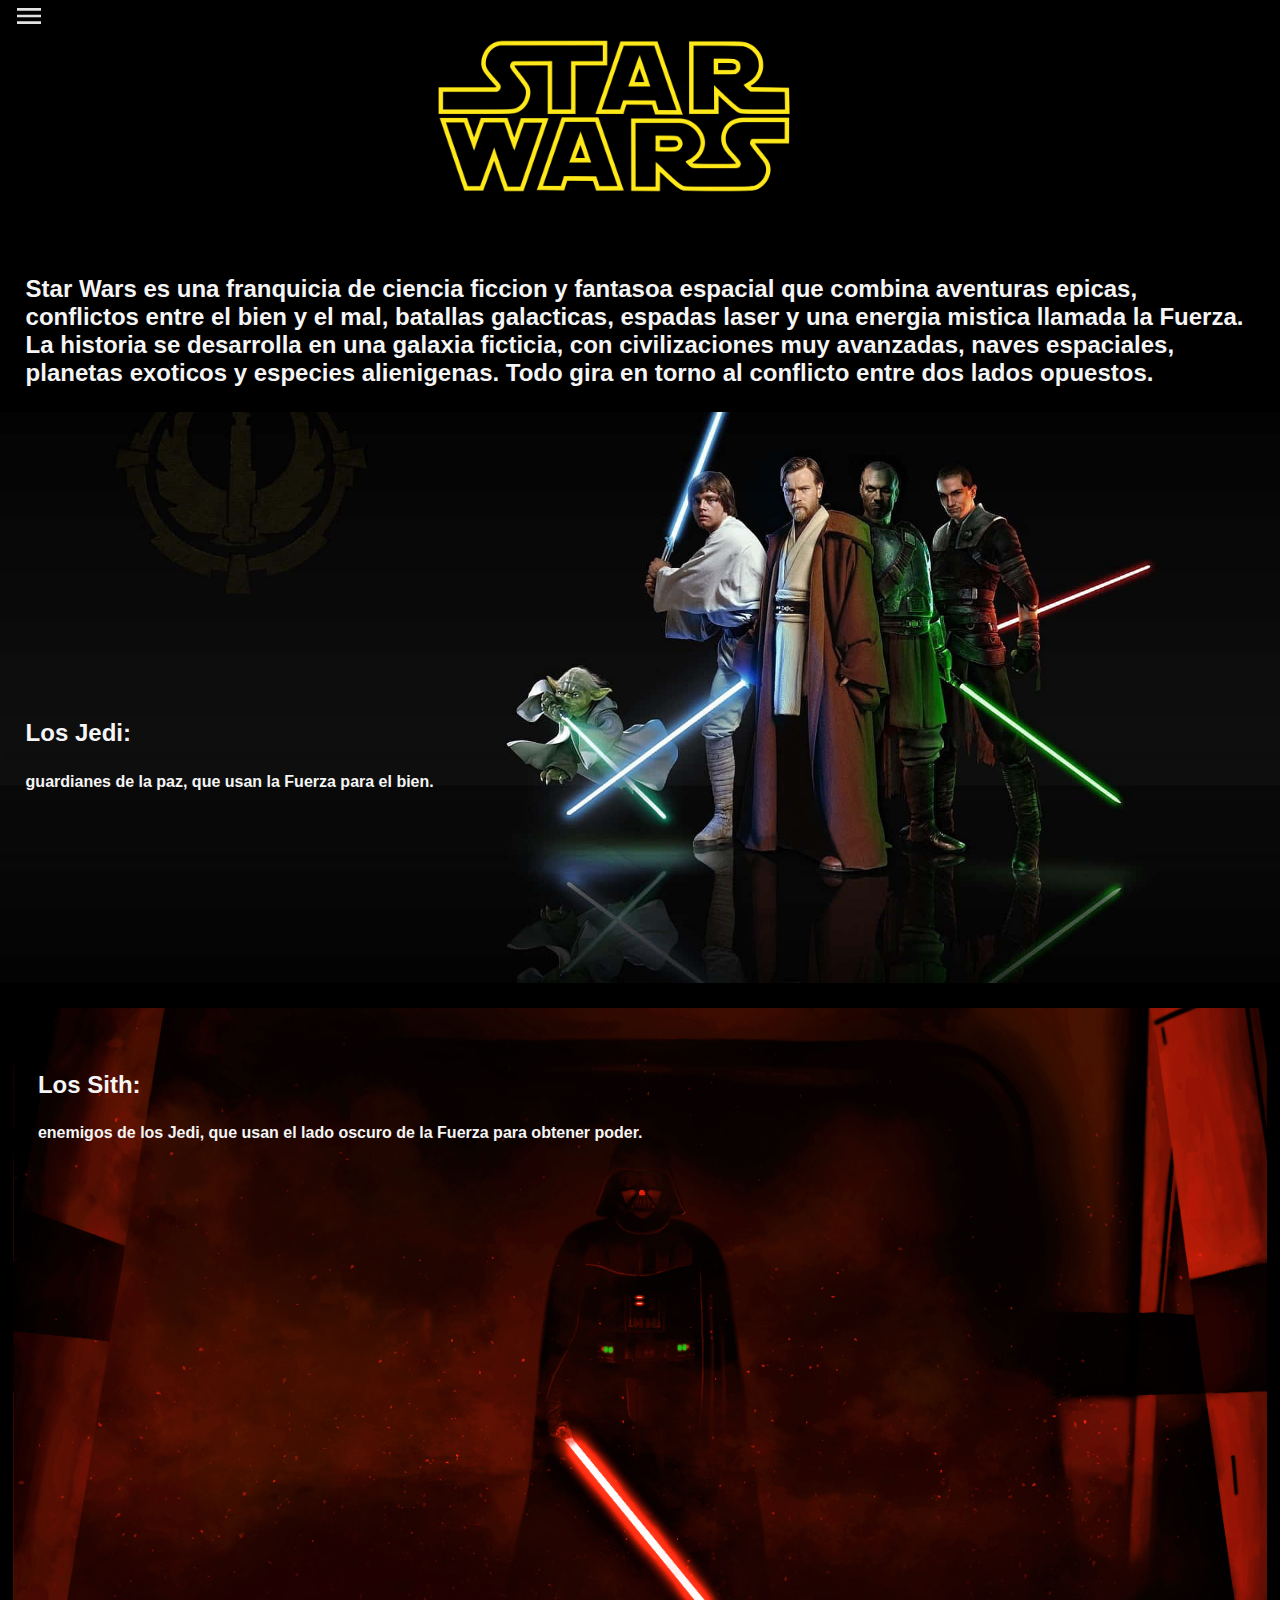
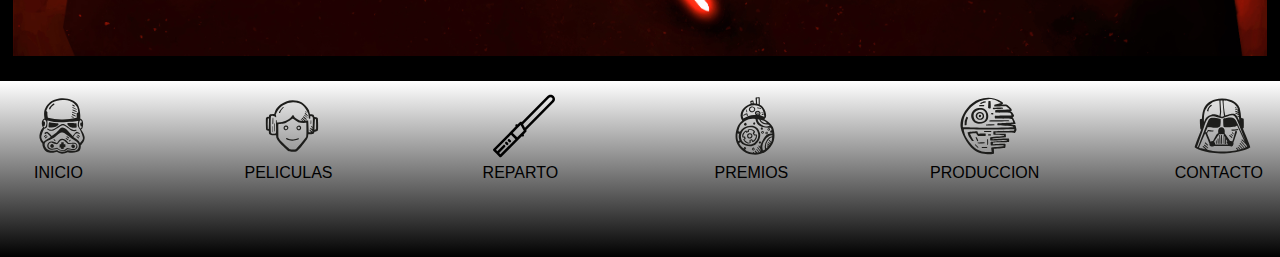
<file: index.html>
<!DOCTYPE html>
<html lang="en">
<head>
    <meta charset="UTF-8">
    <meta name="viewport" content="width=device-width, initial-scale=1.0">
    <link rel="stylesheet" href="../index/index.css">
    <title>STAR WARS</title>
    <link href="https://fonts.cdnfonts.com/css/star-wars" rel="stylesheet">
<link rel= "icon" type="" sizes="50x50" href="./imagenes/star-wars-logo-svgrepo-com.svg">

</head>

<body>
  
<nav>
    
    
<div id="panel">
       <a class = "hm"href="../peliculas/peliculas.html">Peliculas</a> 
<a class="hm" href="../premios/premios.html">Premios</a>
        <a class="hm" href="../produccion/produccion.html">Produccion</a> 

   <a class="hm" href="../reparto/reparto.html">Reparto</a>

   <a class="hm"href="../contacto/contacto.html">Contaco</a>

</div>

 <a href="#panel" id="abrir">
 <svg xmlns="http://www.w3.org/2000/svg" height="32px" viewBox="0 -960 960 960" width="32px" fill="#e3e3e3">
                <path d="M120-240v-80h720v80H120Zm0-200v-80h720v80H120Zm0-200v-80h720v80H120Z"></path>
            </svg>
            </a>
             <a href="#" id="cerrar">  <svg xmlns="http://www.w3.org/2000/svg" height="32px" viewBox="0 -960 960 960" width="32px" fill="#e3e3e3">
            <path d="m256-200-56-56 224-224-224-224 56-56 224 224 224-224 56 56-224 224 224 224-56 56-224-224-224 224Z"></path>
        </svg>
         
    </a>
</nav>
     <div class="princ">
   <img src="./imagenes/StarWarsLogo.png" alt="">
   
</div>
   
 
  <h1 id="entrada">
        Star Wars es una franquicia de ciencia ficcion y fantasoa espacial que combina aventuras epicas, conflictos entre el bien y el mal, batallas galacticas, espadas laser y una energia mistica llamada la Fuerza.
        La historia se desarrolla en una galaxia ficticia, con civilizaciones muy avanzadas, naves espaciales, planetas exoticos y especies alienigenas. Todo gira en torno al conflicto entre dos lados opuestos.
        
    </h1>
<main>
 <div class= "jedi">
      
      <h2>
    Los Jedi:</h2> 
    <h3>guardianes de la paz, que usan la Fuerza para el bien.</h3>

</h3>
</div>
<div class="sith">
    
  <h2 id="sth">
Los Sith:</h2>
<h3> enemigos de los Jedi, que usan el lado oscuro de la Fuerza para obtener poder.<h3>
 
    <iframe class="video" width="560" height="315" src="https://www.youtube.com/embed/3nwuNgbOo3E?si=fDCiJx00Wz4JCGOW" title="YouTube video player" frameborder="0" allow="accelerometer; autoplay; clipboard-write; encrypted-media; gyroscope; picture-in-picture; web-share" referrerpolicy="strict-origin-when-cross-origin" allowfullscreen></iframe>


</div>
 
</main>  
<footer>
    <div class="logos">
<a id="ft" href="./index.html">
    <img src="./imagenes/stormtrooper-svgrepo-com.svg" alt="">INICIO </a>
<a id="ft" href="./peliculas/peliculas.html">
    <img src="./imagenes/princess-leia-svgrepo-com.svg" alt=""> PELICULAS</a>
<a id="ft" href="./reparto/reparto.html">
    <img src="./imagenes/luke-skywalker-lightsaber-svgrepo-com.svg" alt=""> REPARTO</a>
<a id="ft" href="./premios/premios.html">
    <img src="./imagenes/bb-8-svgrepo-com.svg" alt=""> PREMIOS</a>
<a id="ft" href="./produccion/produccion.html">
    <img src="./imagenes/death-star-svgrepo-com.svg" alt=""> PRODUCCION</a>
<a id="ft" href="./contacto/contacto.html">
    <img src="./imagenes/darth-vader-svgrepo-com.svg" alt=""> CONTACTO
</a>
    </div>
</footer>
    

</body>
</html>
</file>
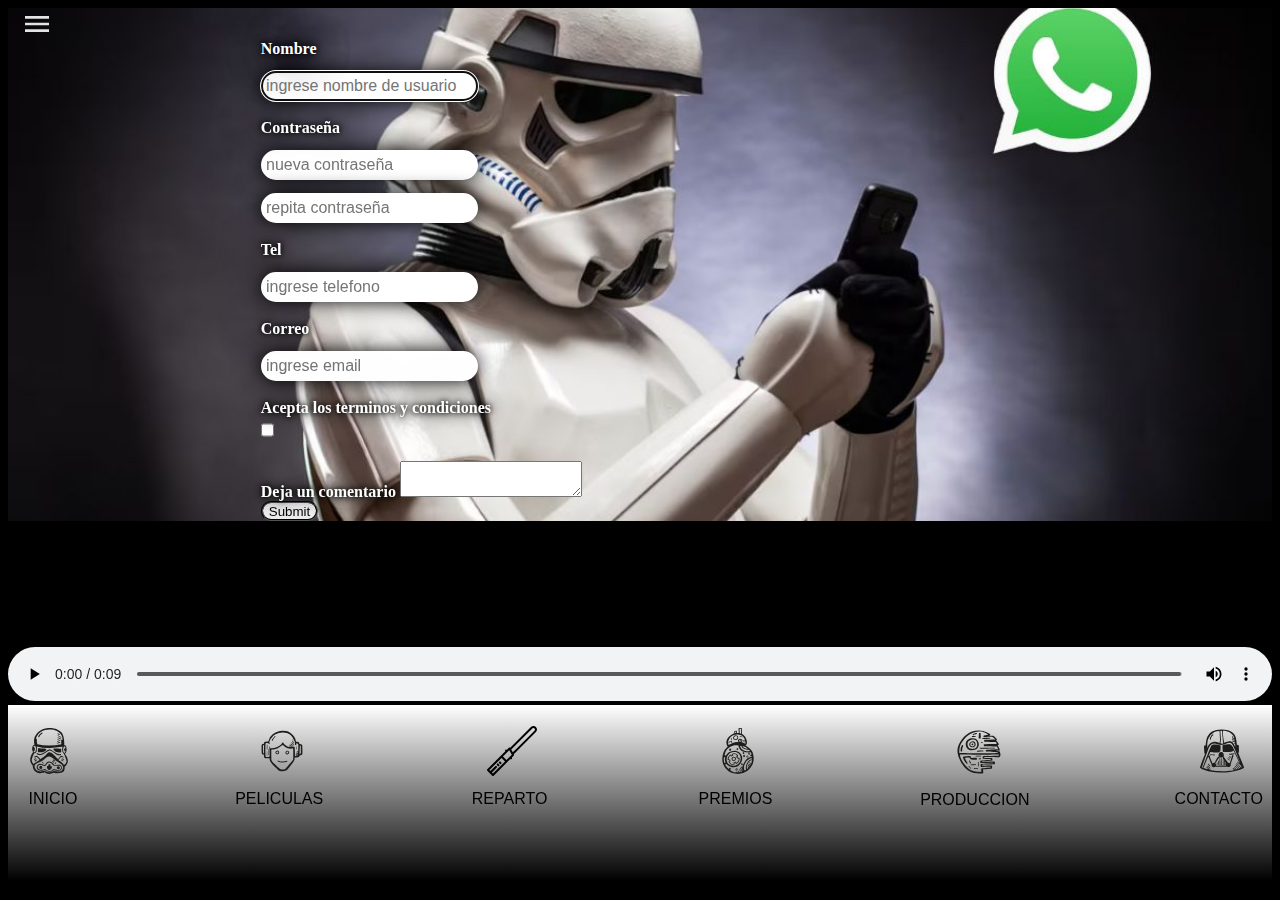
<file: contacto/contacto.html>
<!DOCTYPE html>
<html lang="en">
<head>
    <meta charset="UTF-8">
    <meta name="viewport" content="width=, initial-scale=1.0">
    <title>CONTACTO</title>
    <link rel="stylesheet" href="../contacto/contacto.css">
    <link href="https://fonts.cdnfonts.com/css/star-wars" rel="stylesheet">
   <link rel="icon" href="../imagenes/star-wars-logo-svgrepo-com.svg">
    <link href="https://fonts.cdnfonts.com/css/khnum" rel="stylesheet">
</head>

<body>
    
<nav>
<div id="panel">
    <a class="hm" href="../index.html">inicio</a>
      <a class="hm" href="../peliculas/peliculas.html">Peliculas</a>

        <a class="hm" href="../produccion/produccion.html">Produccion</a> 

   <a class="hm" href="../reparto/reparto.html">Reparto</a>

   <a class="hm"href="../contacto/contacto.html">Contaco</a>

</div>

 <a href="#panel" id="abrir">
 <svg xmlns="http://www.w3.org/2000/svg" height="32px" viewBox="0 -960 960 960" width="32px" fill="#e3e3e3">
                <path d="M120-240v-80h720v80H120Zm0-200v-80h720v80H120Zm0-200v-80h720v80H120Z"></path>
            </svg>
            </a>
             <a href="#" id="cerrar">  <svg xmlns="http://www.w3.org/2000/svg" height="32px" viewBox="0 -960 960 960" width="32px" fill="#e3e3e3">
            <path d="m256-200-56-56 224-224-224-224 56-56 224 224 224-224 56 56-224 224 224 224-56 56-224-224-224 224Z"></path>
        </svg>
         
    </a>
</nav>


    <div class="formu2">
<form action="./formulario.html">
    <label for="nombre">Nombre</label>
    <input type="text" name="user" autofocus required id="nombre" placeholder="ingrese nombre de usuario">
<br>
     <label for="contra">Contraseña</label>
    <input type="password" name="contraseña" required id="contra" placeholder="nueva contraseña">
    <input type="password" name="repetircontra" required id="contra" placeholder="repita contraseña">
<br>
     <label for="telefono">Tel</label>
   <input type="tel" name="tel" id="telefono" required  placeholder="ingrese telefono"><br>
   <label for="correo">Correo</label>
   <input type="email" name="mail" id="correo" required placeholder="ingrese email"><br>
   <label for="termnios">Acepta los terminos y condiciones</label>
   <input type="checkbox" name="" id="terminos">
<br>
   <label id="ms" for="msj">Deja un comentario</label>
    <textarea name="mensaje" id="msj"></textarea>
    <br>
<input id="enviar" type="submit">


</form>
   </div>
<audio controls src="../contacto/ringtones-march-imperial.mp3">sss</audio>
    <footer>
    <div class="logos">
        <div class="fin">
<a id="ft" href="../index.html">
    <img src="../imagenes/stormtrooper-svgrepo-com.svg" alt=""> &nbsp;&nbsp INICIO </a></div>
<div class="fin">
    <a id="ft" href="../peliculas/peliculas.html">
    <img src="../imagenes/princess-leia-svgrepo-com.svg" alt=""> PELICULAS</a></div>
    <div class="fin">
<a id="ft" href="../reparto/reparto.html">
    <img src="../imagenes/luke-skywalker-lightsaber-svgrepo-com.svg" alt=""> REPARTO</a></div>
    <div class="fin" >
<a id="ft" href="../premios/premios.html">
    <img src="../imagenes/bb-8-svgrepo-com.svg" alt=""> PREMIOS</a></div>
    <div class="fin">
<a id="ft" href="../produccion/produccion.html">
    <img src="../imagenes/death-star-svgrepo-com.svg" alt=""> PRODUCCION</a></div>
    <div class="fin">
<a id="ft" href="../contacto/contacto.html">
    <img src="../imagenes/darth-vader-svgrepo-com.svg" alt=""> CONTACTO
</a>
</div>
    </div>
</footer>
</body>
</html>
</file>
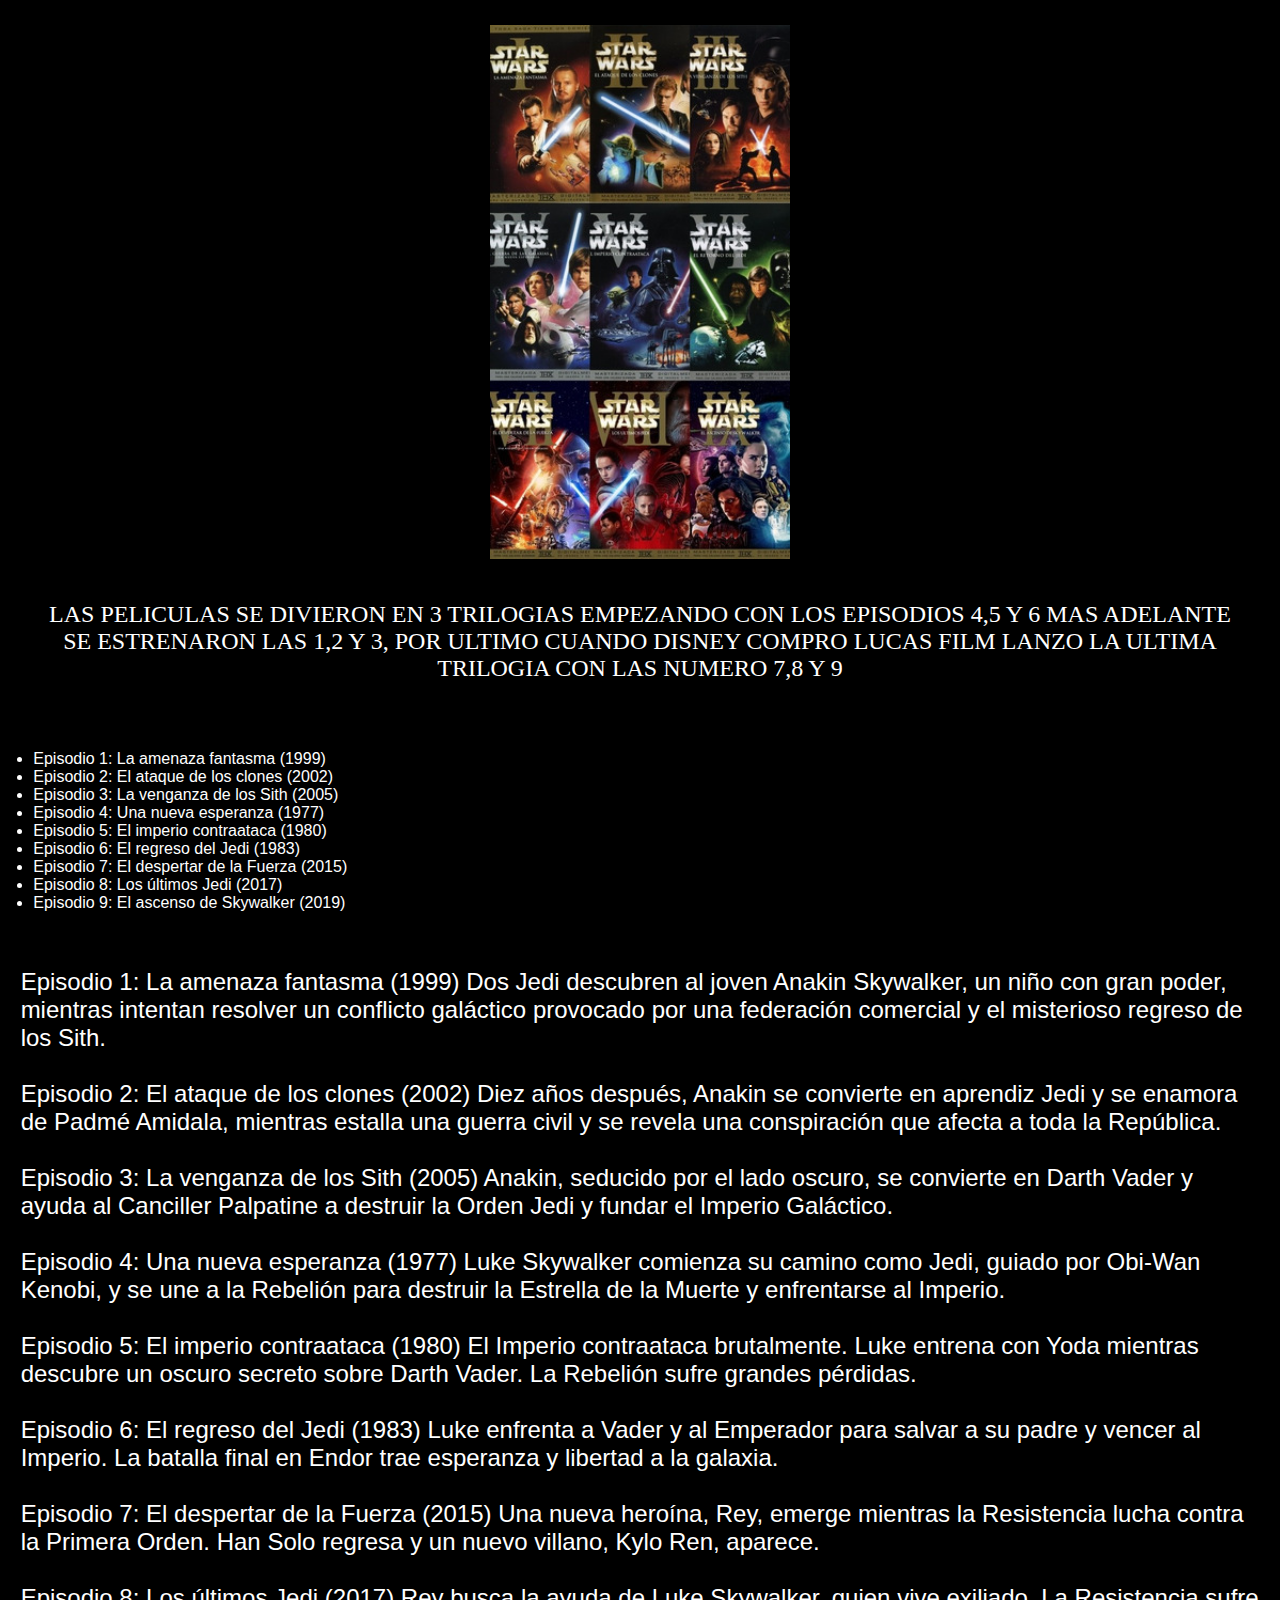
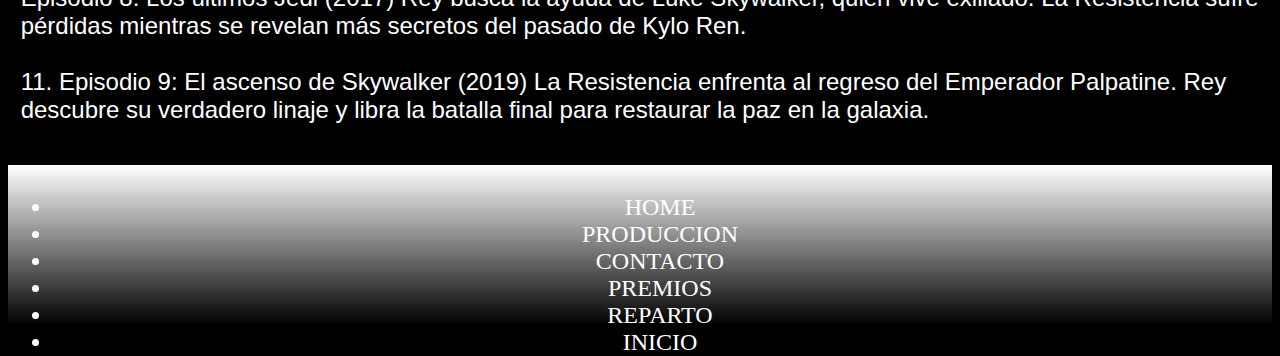
<file: peliculas/peliculas.html>
<!DOCTYPE html>
<html lang="en">
<head>
    <meta charset="UTF-8">
    <meta name="viewport" content="width=device-width, initial-scale=1.0">
    <title>PELICULAS</title>
    <link href="https://fonts.cdnfonts.com/css/star-wars" rel="stylesheet">
    <link rel="stylesheet" href="../peliculas/peliculas.css">
    <link rel="icon" href="../imagenes/star-wars-logo-svgrepo-com.svg">
 
</head>
<header>
    <div class="logoc">
<img src="../imagenes/pelistar.jpg" alt="100" width="300"> </div>
    <div class="trilogia"> LAS PELICULAS SE DIVIERON EN 3 TRILOGIAS EMPEZANDO CON LOS EPISODIOS 4,5 Y 6 MAS ADELANTE SE ESTRENARON LAS 1,2 Y 3, POR ULTIMO CUANDO DISNEY COMPRO LUCAS FILM LANZO LA ULTIMA TRILOGIA CON LAS NUMERO 7,8 Y 9 </div>
    <br>
</header>
<body>
    <main>
    <ul class="peli">
<li>Episodio 1: La amenaza fantasma (1999)</li>
<li>Episodio 2: El ataque de los clones (2002)</li>
<li>Episodio 3: La venganza de los Sith (2005)</li>
<li>Episodio 4: Una nueva esperanza (1977)</li>
<li>Episodio 5: El imperio contraataca (1980)</li>
<li>Episodio 6: El regreso del Jedi (1983)</li>
<li>Episodio 7: El despertar de la Fuerza (2015)</li>
<li>Episodio 8: Los últimos Jedi (2017)</li>
<li>Episodio 9: El ascenso de Skywalker (2019)</li>
    </ul>
    </main>
<br>
<div class="episodio">
 Episodio 1: La amenaza fantasma (1999)
Dos Jedi descubren al joven Anakin Skywalker, un niño con gran poder, mientras intentan resolver un conflicto galáctico provocado por una federación comercial y el misterioso regreso de los Sith.
<br>
<br>
 Episodio 2: El ataque de los clones (2002)
Diez años después, Anakin se convierte en aprendiz Jedi y se enamora de Padmé Amidala, mientras estalla una guerra civil y se revela una conspiración que afecta a toda la República.
<br>
<br>
Episodio 3: La venganza de los Sith (2005)
Anakin, seducido por el lado oscuro, se convierte en Darth Vader y ayuda al Canciller Palpatine a destruir la Orden Jedi y fundar el Imperio Galáctico.
<br>
<br>
Episodio 4: Una nueva esperanza (1977)
Luke Skywalker comienza su camino como Jedi, guiado por Obi-Wan Kenobi, y se une a la Rebelión para destruir la Estrella de la Muerte y enfrentarse al Imperio.
<br>
<br>
Episodio 5: El imperio contraataca (1980)
El Imperio contraataca brutalmente. Luke entrena con Yoda mientras descubre un oscuro secreto sobre Darth Vader. La Rebelión sufre grandes pérdidas.
<br>
<br>
Episodio 6: El regreso del Jedi (1983)
Luke enfrenta a Vader y al Emperador para salvar a su padre y vencer al Imperio. La batalla final en Endor trae esperanza y libertad a la galaxia.
<br>
<br>
Episodio 7: El despertar de la Fuerza (2015)
Una nueva heroína, Rey, emerge mientras la Resistencia lucha contra la Primera Orden. Han Solo regresa y un nuevo villano, Kylo Ren, aparece.
<br>
<br>
Episodio 8: Los últimos Jedi (2017)
Rey busca la ayuda de Luke Skywalker, quien vive exiliado. La Resistencia sufre pérdidas mientras se revelan más secretos del pasado de Kylo Ren.
<br>
<br>
11. Episodio 9: El ascenso de Skywalker (2019)
La Resistencia enfrenta al regreso del Emperador Palpatine. Rey descubre su verdadero linaje y libra la batalla final para restaurar la paz en la galaxia.
<br>
<br>

</div>

<footer>
    <ul>
        <li> <a href="../index.html">HOME</a></li>
        <li><a href="../produccion/produccion.html">PRODUCCION</a></li>
        <li><a href="../contacto/contacto.html">CONTACTO</a></li>
        <li><a href="../premios/premios.html"> PREMIOS</a></li>
        <li><a href="../reparto/reparto.html">REPARTO</a></li>
        <li><a href="../peliculas/peliculas.html">INICIO<a></li>
    </ul>
</footer>


</body>
</html>
</file>
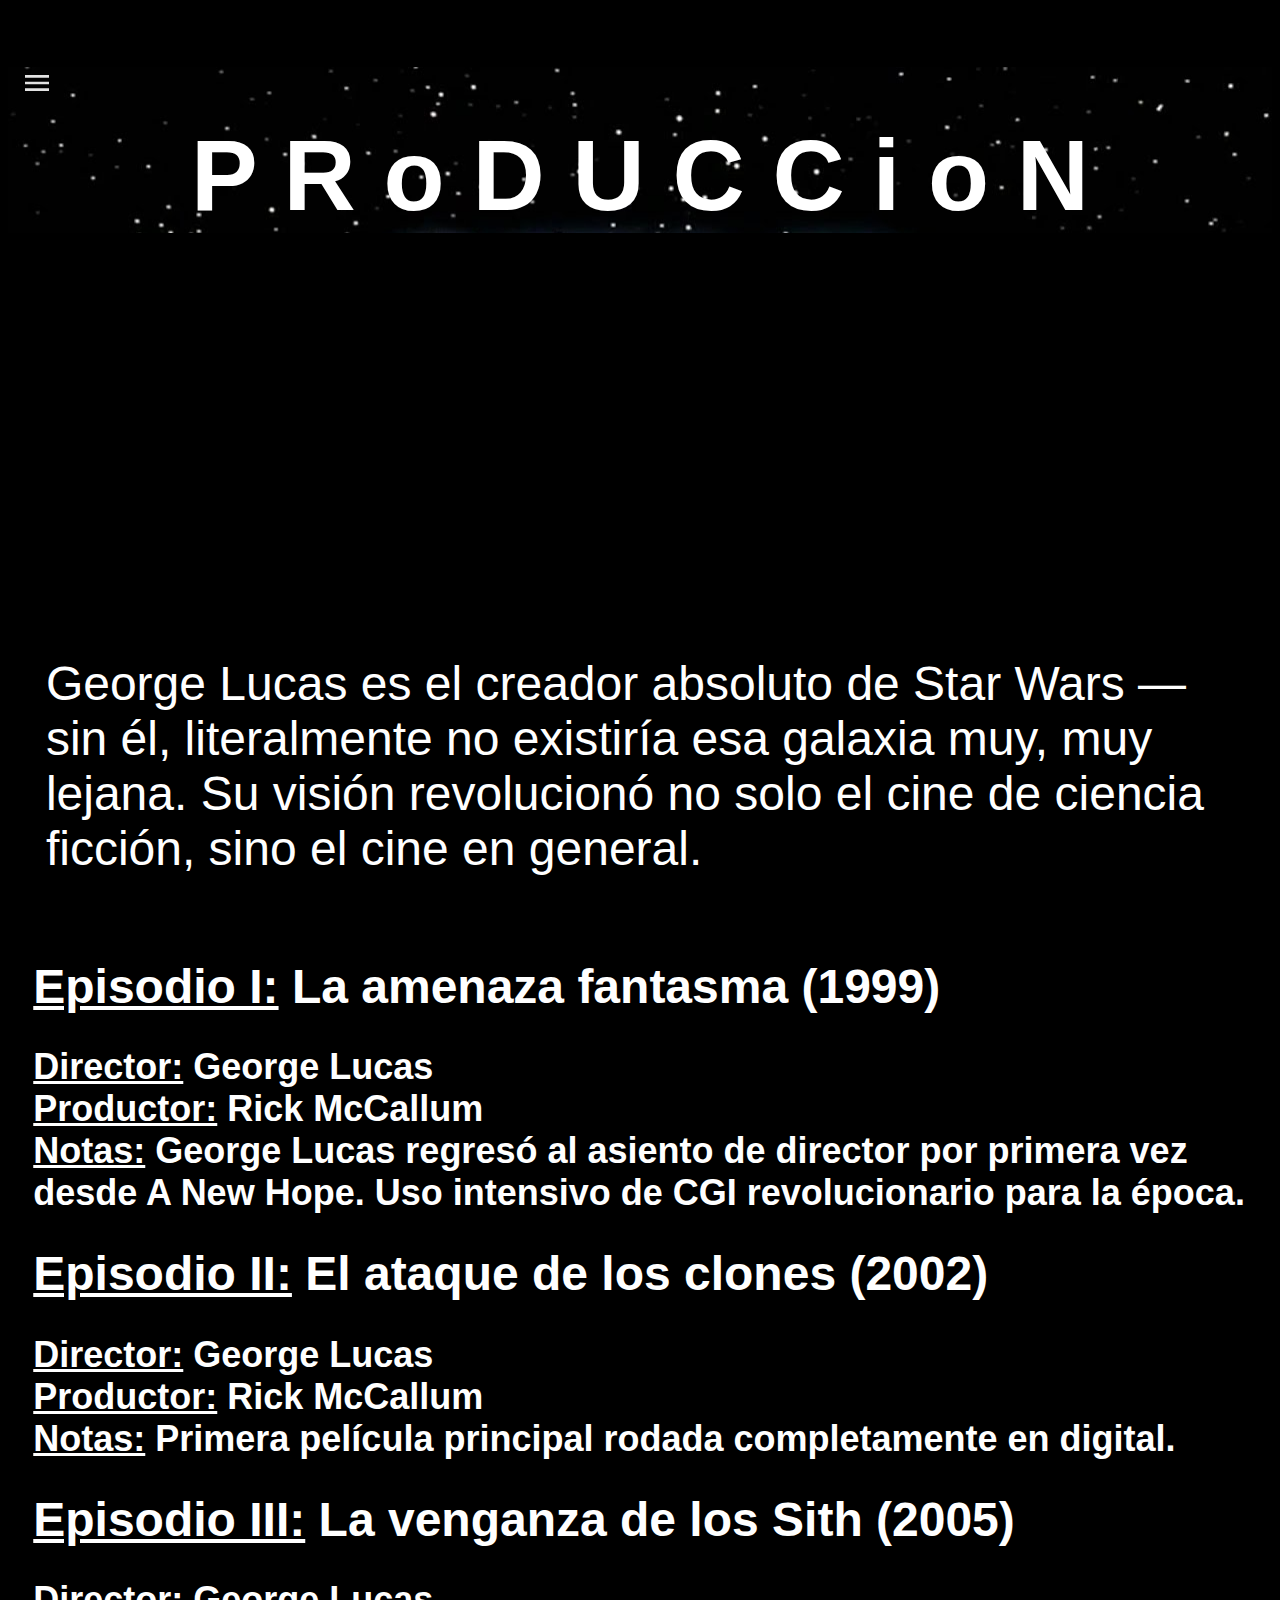
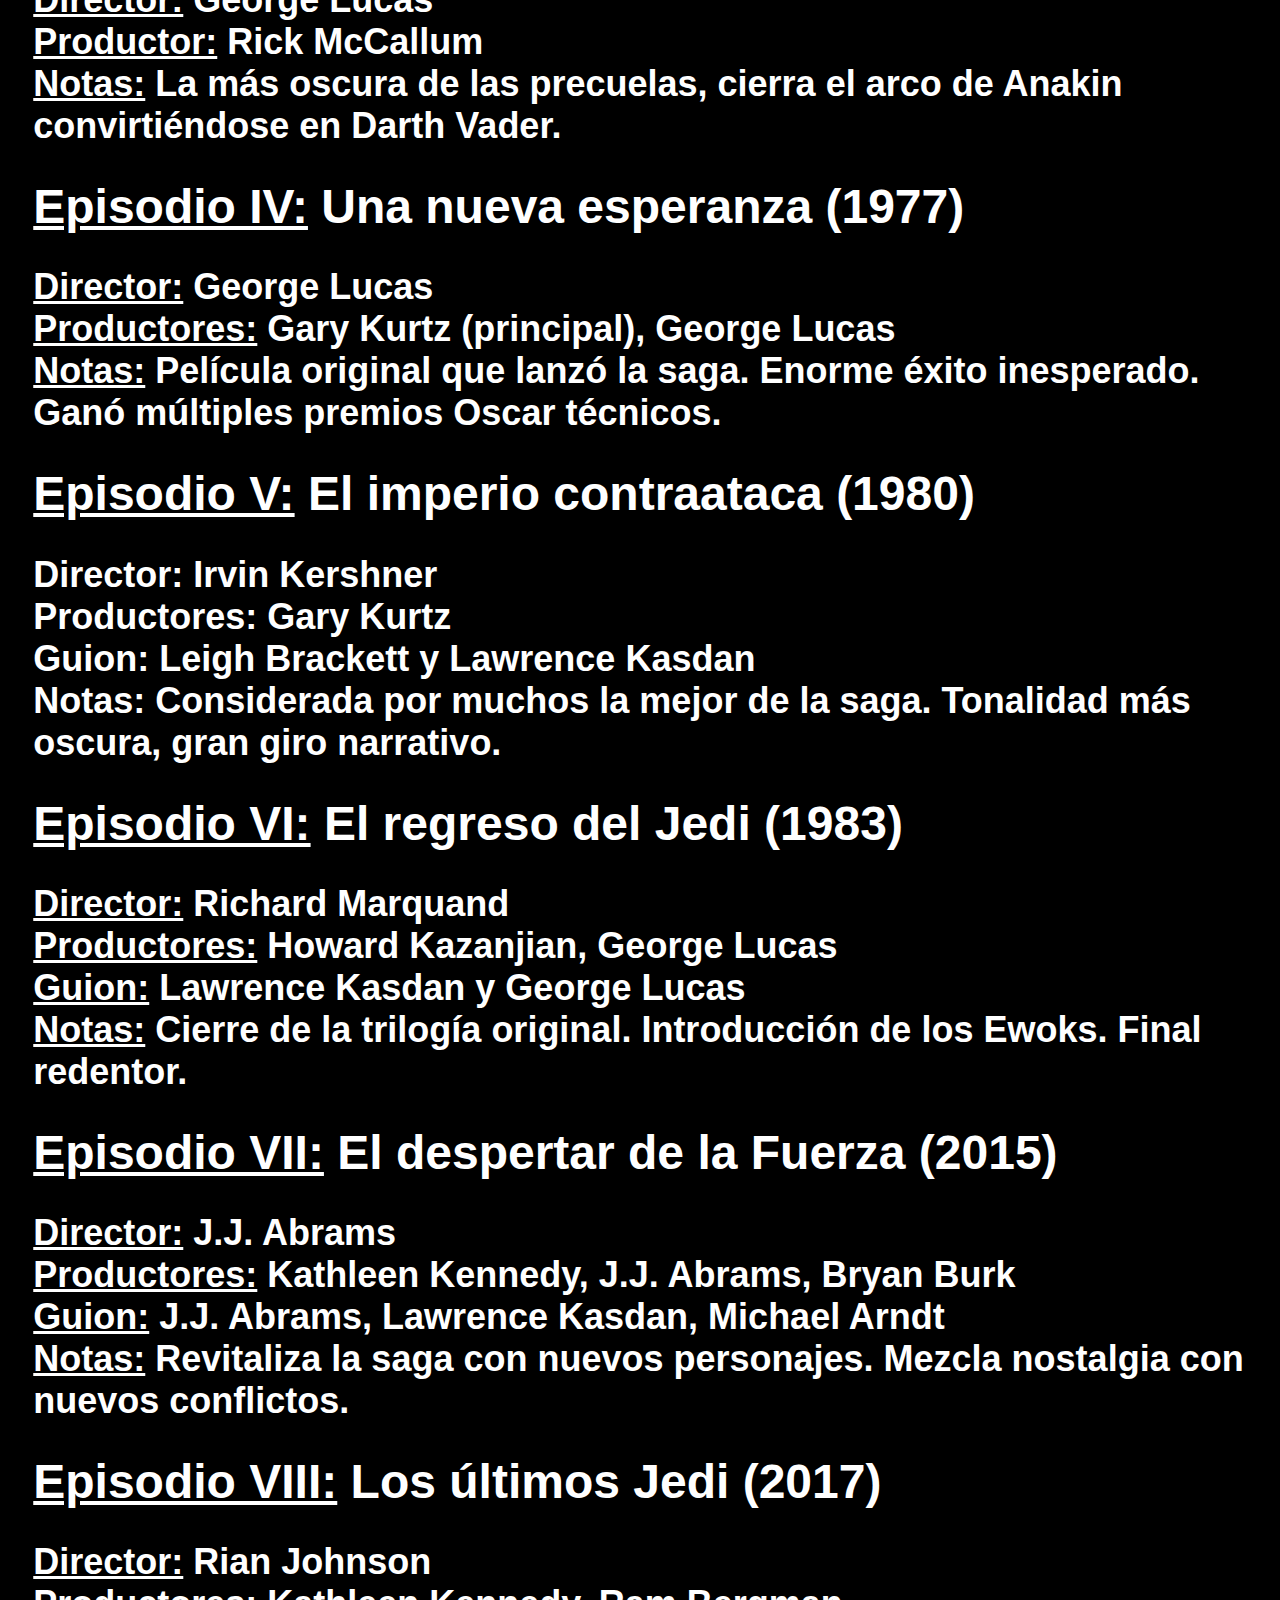
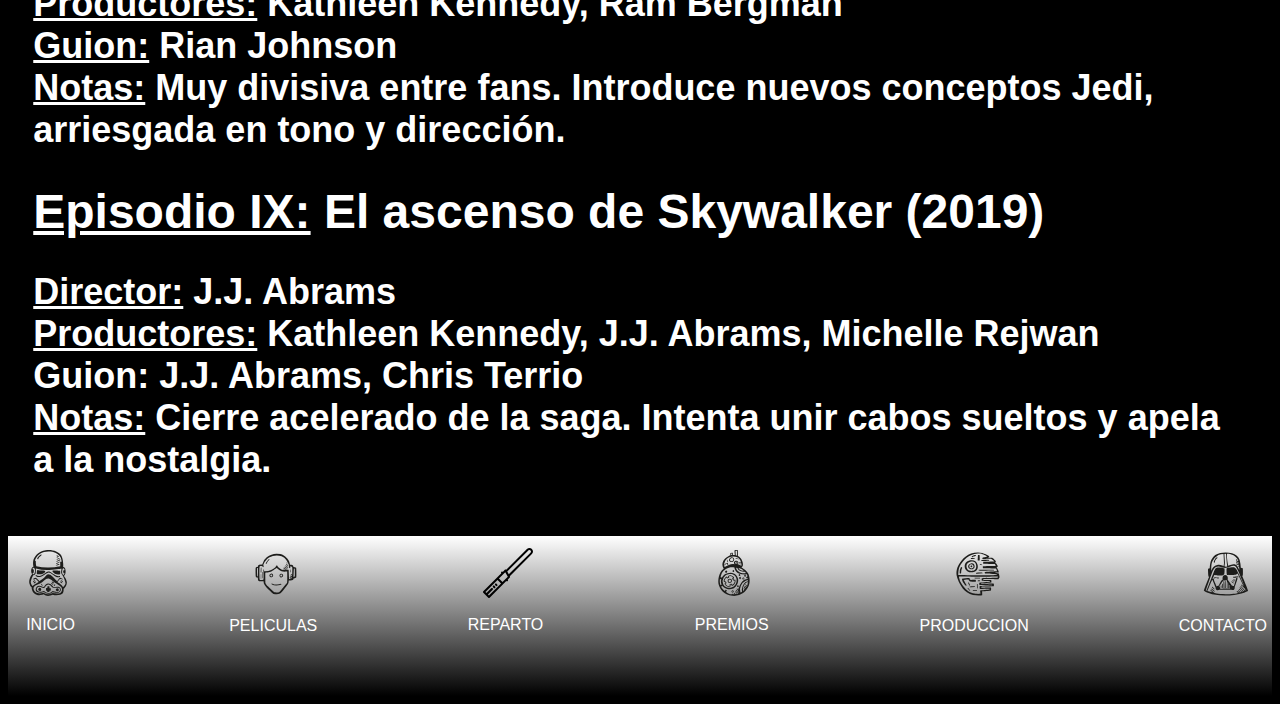
<file: produccion/produccion.html>
<!DOCTYPE html>
<html lang="en">
<head>
    <meta charset="UTF-8">
    <meta name="viewport" content="width=device-width, initial-scale=1.0">
    <title>PRODUCCION</title>
    <link rel="icon" href="../imagenes/star-wars-logo-svgrepo-com.svg">
<link href="https://fonts.cdnfonts.com/css/star-wars" rel="stylesheet">
    <link rel="stylesheet" href="../produccion/produccion.css">
    <link href="https://fonts.cdnfonts.com/css/khnum" rel="stylesheet">
</head>
<body>
    
<header>
<nav>
<div id="panel">
    <a class="hm" href="../index.html">inicio</a>
      <a class="hm" href="../peliculas/peliculas.html">Peliculas</a>

        <a class="hm" href="../premios/premios.html">Premios</a> 

   <a class="hm" href="../reparto/reparto.html">Reparto</a>

   <a class="hm"href="../contacto/contacto.html">Contaco</a>

</div>

 <a href="#panel" id="abrir">
 <svg xmlns="http://www.w3.org/2000/svg" height="32px" viewBox="0 -960 960 960" width="32px" fill="#e3e3e3">
                <path d="M120-240v-80h720v80H120Zm0-200v-80h720v80H120Zm0-200v-80h720v80H120Z"></path>
            </svg>
            </a>
             <a href="#" id="cerrar">  <svg xmlns="http://www.w3.org/2000/svg" height="32px" viewBox="0 -960 960 960" width="32px" fill="#e3e3e3">
            <path d="m256-200-56-56 224-224-224-224 56-56 224 224 224-224 56 56-224 224 224 224-56 56-224-224-224 224Z"></path>
        </svg>
         
    </a>
</nav>
</header>
<main>
    <div class="primera">

<h1 id="pro">P R o D U C C i o N</h1>

        </div>
        <iframe class="video" width="560" height="315" src="https://www.youtube.com/embed/HrFAOhAIp6g?si=z7XXtl4Ht7dTtP-o" title="YouTube video player" frameborder="0" allow="accelerometer; autoplay; clipboard-write; encrypted-media; gyroscope; picture-in-picture; web-share" referrerpolicy="strict-origin-when-cross-origin" allowfullscreen></iframe>
<article id="episodio"> George Lucas es el creador absoluto de Star Wars —sin él, literalmente no existiría esa galaxia muy, muy lejana. Su visión revolucionó no solo el cine de ciencia ficción, sino el cine en general.</article>

</main>
<section class="director">

 <h1><u>Episodio I:</u> La amenaza fantasma (1999)</h1>
<h2><u>Director:</u> George Lucas <br>
<u>Productor:</u> Rick McCallum
<br>
<u>Notas:</u> George Lucas regresó al asiento de director por primera vez desde A New Hope. Uso intensivo de CGI revolucionario para la época.</h2>
<h1><u>Episodio II:</u> El ataque de los clones (2002)</h1>
<h2><u>Director:</u> George Lucas
<br>
<u>Productor:</u> Rick McCallum
<br>
<u>Notas:</u> Primera película principal rodada completamente en digital.
</h2>
<h1><u>Episodio III:</u> La venganza de los Sith (2005)</h1>
<h2><u>Director:</u> George Lucas
<br>
<u>Productor:</u> Rick McCallum
<br>
<u>Notas:</u> La más oscura de las precuelas, cierra el arco de Anakin convirtiéndose en Darth Vader.
</h2>
<h1><u>Episodio IV:</u> Una nueva esperanza (1977)</h1>
<h2>
<u>Director:</u> George Lucas
<br>
<u>Productores:</u> Gary Kurtz (principal), George Lucas
<br>
<u>Notas:</u> Película original que lanzó la saga. Enorme éxito inesperado. Ganó múltiples premios Oscar técnicos.
</h2>
<h1>
<u>Episodio V:</u> El imperio contraataca (1980)</h1>
<h2>
Director: Irvin Kershner
<br>
Productores: Gary Kurtz
<br>
Guion: Leigh Brackett y Lawrence Kasdan
<br>
Notas: Considerada por muchos la mejor de la saga. Tonalidad más oscura, gran giro narrativo.
</h2>
<h1>
<u>Episodio VI:</u> El regreso del Jedi (1983)</h1>
<h2>
<u>Director:</u> Richard Marquand
<br>
<u>Productores:</u> Howard Kazanjian, George Lucas
<br>
<u>Guion:</u> Lawrence Kasdan y George Lucas
<br>
<u>Notas:</u> Cierre de la trilogía original. Introducción de los Ewoks. Final redentor.
</h2>
<h1>
<u>Episodio VII:</u> El despertar de la Fuerza (2015)</h1>
<h2>
<u>Director:</u> J.J. Abrams
<br>
<u>Productores:</u> Kathleen Kennedy, J.J. Abrams, Bryan Burk
<br>
<u>Guion:</u> J.J. Abrams, Lawrence Kasdan, Michael Arndt
<br>
<u>Notas:</u> Revitaliza la saga con nuevos personajes. Mezcla nostalgia con nuevos conflictos.
</h2>
<h1>
<u>Episodio VIII:</u> Los últimos Jedi (2017)</h1>
<h2>
    <u>Director:</u> Rian Johnson
<br>
<u>Productores:</u> Kathleen Kennedy, Ram Bergman
<br>
<u>Guion:</u> Rian Johnson
<br>
<u>Notas:</u> Muy divisiva entre fans. Introduce nuevos conceptos Jedi, arriesgada en tono y dirección.
</h2>
<h1>
<u>Episodio IX:</u> El ascenso de Skywalker (2019)</h1>
<h2>
<u>Director:</u> J.J. Abrams
<br>
<u>Productores:</u> Kathleen Kennedy, J.J. Abrams, Michelle Rejwan
<br>
Guion: J.J. Abrams, Chris Terrio
<br>
<u>Notas:</u> Cierre acelerado de la saga. Intenta unir cabos sueltos y apela a la nostalgia.
</h2>
</section>

<footer>
  <div class="logos">
        <div class="fin">
<a id="ft" href="../index.html">
    <img src="../imagenes/stormtrooper-svgrepo-com.svg" alt="">         &nbsp;&nbsp;INICIO </a></div>
<div class="fin">
    <a id="ft" href="../peliculas/peliculas.html">
    <img src="../imagenes/princess-leia-svgrepo-com.svg" alt=""> PELICULAS</a></div>
    <div class="fin">
<a id="ft" href="../reparto/reparto.html">
    <img src="../imagenes/luke-skywalker-lightsaber-svgrepo-com.svg" alt=""> REPARTO</a></div>
    <div class="fin" >
<a id="ft" href="../premios/premios.html">
    <img src="../imagenes/bb-8-svgrepo-com.svg" alt=""> PREMIOS</a></div>
    <div class="fin">
<a id="ft" href="../produccion/produccion.html">
    <img src="../imagenes/death-star-svgrepo-com.svg" alt=""> PRODUCCION</a></div>
    <div class="fin">
<a id="ft" href="../contacto/contacto.html">
    <img src="../imagenes/darth-vader-svgrepo-com.svg" alt=""> CONTACTO
</a>
</div>
    </div>
</footer>
</body>
</html>
</file>
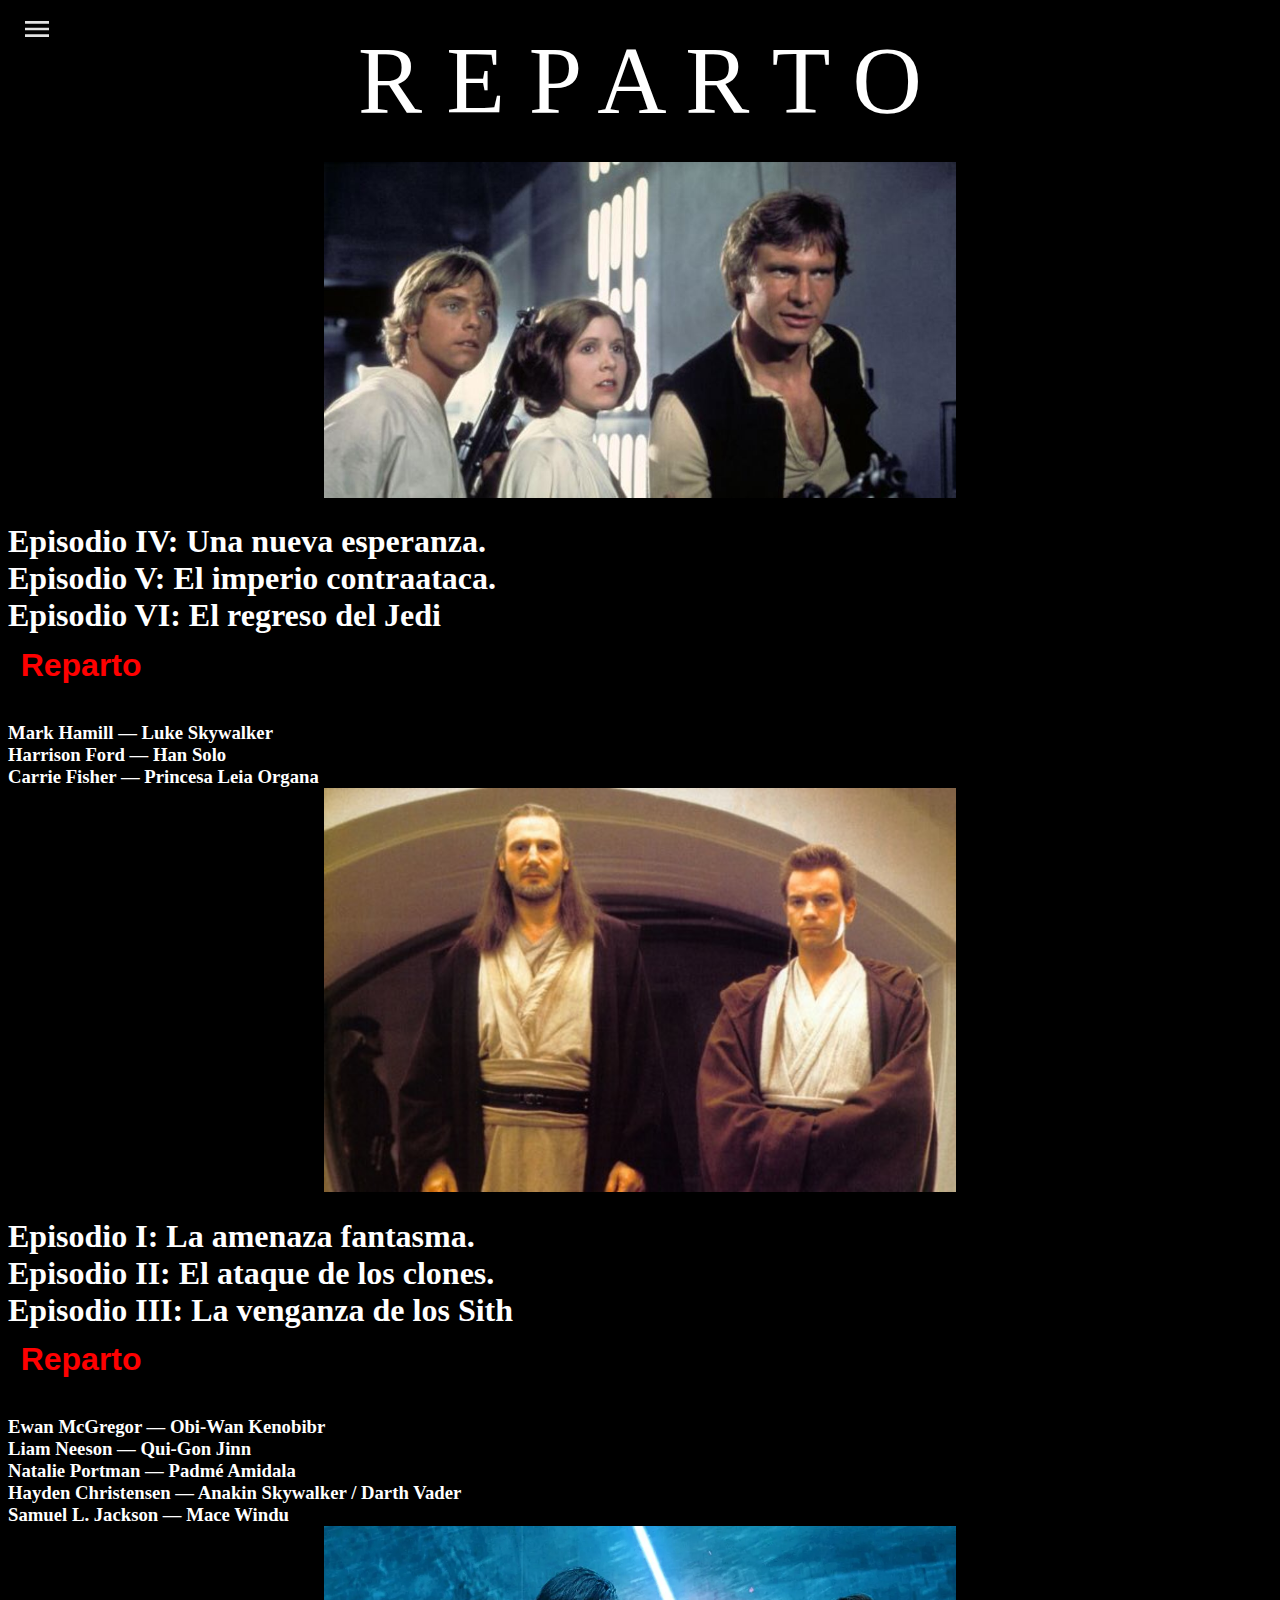
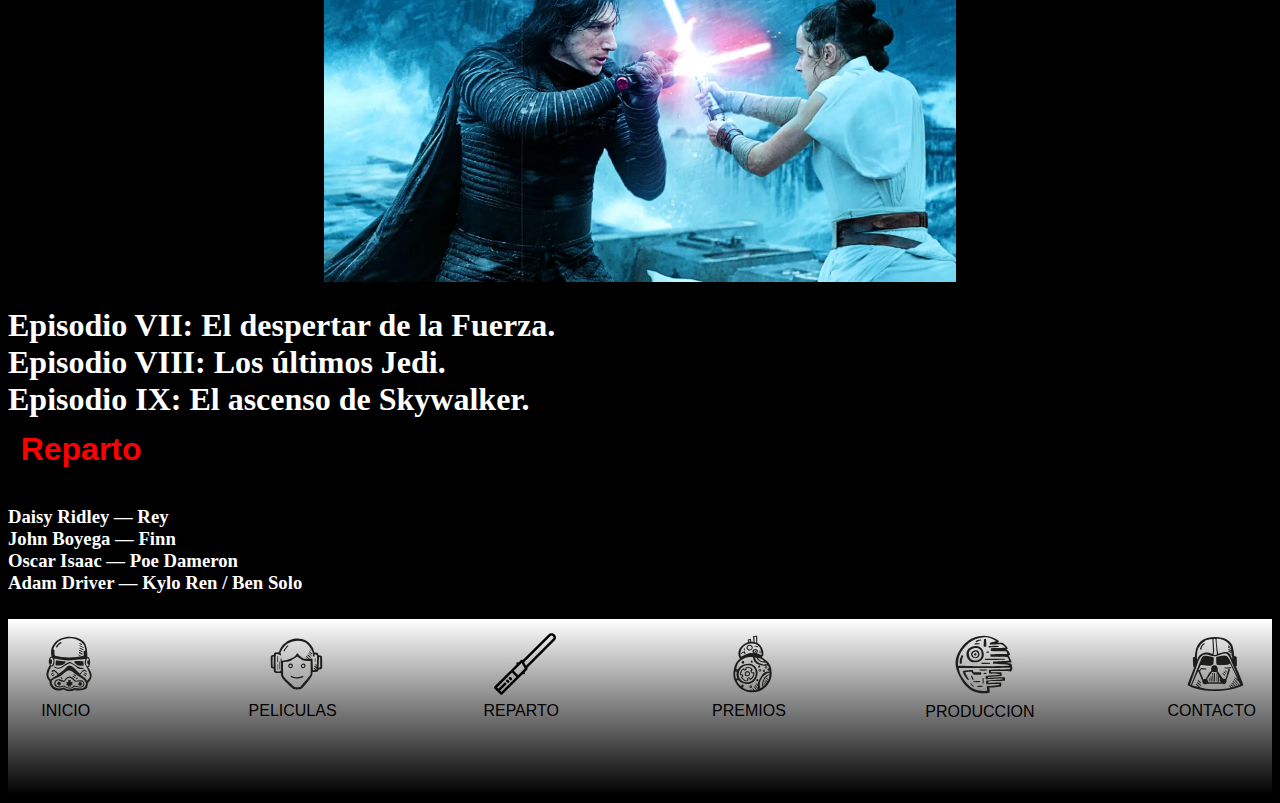
<file: reparto/reparto.html>
<!DOCTYPE html>
<html lang="en">

<head>
    <meta charset="UTF-8">
    <meta name="viewport" content="width=device-width, initial-scale=1.0">
    <title>REPARTO</title>
    <link rel="stylesheet" href="../reparto/reparto.css">
    <link rel="icon" type="" sizes="50x50" href="../imagenes/star-wars-logo-svgrepo-com.svg">
    <link href="https://fonts.cdnfonts.com/css/star-wars" rel="stylesheet">

</head>

<body>
    <nav>


        <div id="panel">
            <a class="hm" href="../index.html">inicio</a>
            <a class="hm" href="../peliculas/peliculas.html">Peliculas</a>
            <a class="hm" href="../premios/premios.html">Premios</a>
            <a class="hm" href="../produccion/produccion.html">Produccion</a>



            <a class="hm" href="../contacto/contacto.html">Contaco</a>

        </div>

        <a href="#panel" id="abrir">
            <svg xmlns="http://www.w3.org/2000/svg" height="32px" viewBox="0 -960 960 960" width="32px" fill="#e3e3e3">
                <path d="M120-240v-80h720v80H120Zm0-200v-80h720v80H120Zm0-200v-80h720v80H120Z"></path>
            </svg>
        </a>
        <a href="#" id="cerrar"> <svg xmlns="http://www.w3.org/2000/svg" height="32px" viewBox="0 -960 960 960"
                width="32px" fill="#e3e3e3">
                <path
                    d="m256-200-56-56 224-224-224-224 56-56 224 224 224-224 56 56-224 224 224 224-56 56-224-224-224 224Z">
                </path>
            </svg>

        </a>
    </nav>
    <header>

        R E P A R T O
    </header>
    <main>
        <div class="img">
            <img src="../imagenes/harri.jpg" alt="" width="500">
        </div>

        <h1>
            Episodio IV: Una nueva esperanza. <br> Episodio V: El imperio contraataca. <br>Episodio VI: El regreso del
            Jedi <br></h1>
        <h2> Reparto</h2>
        <h3>
            Mark Hamill — Luke Skywalker <br>
            Harrison Ford — Han Solo
            <br>
            Carrie Fisher — Princesa Leia Organa <br>
        </h3>
        <div class="img">
            <img src="../imagenes/obiqui.jpg" alt="" width="500">
        </div>

        <h1>Episodio I: La amenaza fantasma. <br>Episodio II: El ataque de los clones. <br>Episodio III: La venganza de
            los Sith </h1>
        <h2> Reparto </h2>
        <h3>
            Ewan McGregor — Obi-Wan Kenobibr <br>
            Liam Neeson — Qui-Gon Jinn <br>
            Natalie Portman — Padmé Amidala <br>
            Hayden Christensen — Anakin Skywalker / Darth Vader <br>
            Samuel L. Jackson — Mace Windu <br>
        </h3>
        <div class="img">
            <img src="../imagenes/adambr.webp" alt="" width="500">
        </div>
        <h1>Episodio VII: El despertar de la Fuerza. <br> Episodio VIII: Los últimos Jedi. <br> Episodio IX: El ascenso
            de Skywalker.</h1>
        </h1>
        <h2>
            Reparto </h2>
        <h3 id="ult">
            Daisy Ridley — Rey <br>
            John Boyega — Finn <br>
            Oscar Isaac — Poe Dameron <br>
            Adam Driver — Kylo Ren / Ben Solo <br>
        </h3>
    </main>
    </div>
    <footer>
        <div class="logos">
            <div class="fin">
                <a id="ft" href="../index.html">
                    <img src="../imagenes/stormtrooper-svgrepo-com.svg" alt="">INICIO </a>
            </div>
            <div class="fin">
                <a id="ft" href="../peliculas/peliculas.html">
                    <img src="../imagenes/princess-leia-svgrepo-com.svg" alt=""> PELICULAS</a>
            </div>
            <div class="fin">
                <a id="ft" href="../reparto/reparto.html">
                    <img src="../imagenes/luke-skywalker-lightsaber-svgrepo-com.svg" alt=""> REPARTO</a>
            </div>
            <div class="fin">
                <a id="ft" href="../premios/premios.html">
                    <img src="../imagenes/bb-8-svgrepo-com.svg" alt=""> PREMIOS</a>
            </div>
            <div class="fin">
                <a id="ft" href="../produccion/produccion.html">
                    <img src="../imagenes/death-star-svgrepo-com.svg" alt=""> PRODUCCION</a>
            </div>
            <div class="fin">
                <a id="ft" href="../contacto/contacto.html">
                    <img src="../imagenes/darth-vader-svgrepo-com.svg" alt=""> CONTACTO
                </a>
            </div>
        </div>
    </footer>

</body>

</html>
</file>
<file: index/index.css>
body{
background-color: black;
padding: 0;
margin: 0;
}
.princ{
    height: 25%;
    width: 30%;
padding-left: 33%;
}
.princ img{
    max-width: 100%;
    max-height: 100%;
}
#entrada{
    padding-top: 1%;
    margin: 2%;
}
.jedi{
    background-image: url(../imagenes/jedi.jpg);
    margin: 0;
    padding: 0;
    width: 100%;
    height: 100%;
    padding-bottom: 13%;
    padding-top: 15%;
    background-size: cover;
    background-position: center;
}
.sith{
    background-image: url(../imagenes/vader.jpg);
    margin: 1%;
   background-size: cover;
background-position: right;

}
h1,h2,h3{
    font-family: 'Star Wars', sans-serif,'Franklin Gothic Medium', 'Arial Narrow', Arial, sans-serif;
    font-size: x-large;
color: whitesmoke;
}
.panel{

    padding: 3%;
    display: flex;
    align-items: center;
    justify-content: center;
}
h2{ 
font-size: 150%;
margin: 2%;
padding-top: 7%;
}
h3{
font-size: 100%;
margin: 2%;
padding: 0;
}
#cerrar{
    
    padding-left: 1%;
    display: none;
    position: fixed;
}
#abrir {
    padding-left: 1%;
    position: fixed;
}
#panel{
    margin: 0;
padding: 0%;
 left: -1000px;
 transition: left .7s ease;
 position: fixed;
 top: 10vh;
}
#panel:target{
    position: fixed;
    margin: 0;
    padding: 3%;
left : 0;

}
#panel:target ~  #cerrar {
    margin: 0;
    padding: 1%;
    display:inline-block;
}

#panel:target ~ #abrir{
    margin: 0;
    padding: 3%;
    display: none;
}

.hm{
    text-shadow: 5px 6px 10px white  ;
   font-family: 'Star Wars', sans-serif,'Franklin Gothic Medium', 'Arial Narrow', Arial, sans-serif;
    display: block;
    text-align: left;
    font-size: 2rem;
    color: red;
   text-decoration: none;
      display: flex;
    flex-direction: column;
    
}

footer{
    background:-webkit-linear-gradient(white,black);
    padding: 0.5rem;
margin: 0;
height: 10rem;
text-align: center;
}
.logos{
    display: flex;
     gap: 10%;}
   .logos img{
    
         padding-left: 7%;
        width: 60%;
        height: 75%;
        padding-top: 3%;
        
    }

#ft{
    text-decoration: none;
    color: black;
    font-family: sans-serif,'Franklin Gothic Medium', 'Arial Narrow';
    font-size: 1rem;
   
}
.video{
    aspect-ratio: 1/1;
    margin: 0;
    padding-top: 19%;
    padding-left: 52%;
    width: 50%;
    height: 16rem;
}
#sth{
    padding-top: 5%;
    
}
.fin{
    display: inline-block;
    text-align: center;
    align-items:center;    
}
@media  (max-width: 768px) {
    body{
       font-size: 0.063rem; 
    }
    #entrada{
        font-size: 0.5rem;
    }
    h1{
        font-size: 2rem;
    }
}
</file>
<file: contacto/contacto.css>
body{
    background-color: black;
}
#cerrar{
    padding-left: 1%;
    position: fixed;
    display: none;
}
#abrir{
    padding-left: 1%;
    position: fixed;
}
#panel{
padding-left: 2%;
 left: -1000px;
 transition: left .7s ease;
 position: fixed;
 top: 10vh;
}
#panel:target{
left : 0;
position: fixed;
}
#panel:target ~  #cerrar {
    display:inline-block;
    position: fixed;
}

#panel:target ~ #abrir{
    display: none;
    position: fixed;
}

.hn{
   text-shadow: 5px 6px 10px white  ;
   font-family: 'Star Wars', sans-serif,'Franklin Gothic Medium', 'Arial Narrow', Arial, sans-serif;
    display: block;
    text-align: left;
    font-size: 2rem;
    color: red;
   text-decoration: none;
      display: flex;
    flex-direction: column;
    
}
footer{
    background:-webkit-linear-gradient(white,black);
    padding: 0.5rem;
margin: 0;
height: 10rem;
text-align: center;
}
.logos{
     display: flex;
     gap: 9rem;
}
.logos img{
    
         padding-left: 7%;
        width: 50px;
        height: 70px;
        padding-top: 3%;
        
    }
    

#ft{
    text-decoration: none;
    color: black;
    font-family: sans-serif,'Franklin Gothic Medium', 'Arial Narrow';
    font-size: 1rem;
   
}
.fin{
    display: inline-block;
    text-align: center;
    align-items:center;
    
}
audio{
    margin: 0;
    padding: 0;
    width: 100%;
    padding-top: 10%;
}

input{
   margin-left: 20%;
    height: 1.25rem;
   display: flex;
   flex-direction: column;
border-style: groove;
border-radius: 5rem;

}

.formu2{
    background-image:url(../imagenes/contacto.jpg);
  background-size: cover;
  background-position: center;
  padding-top: 2rem;   
  margin: 0;
  color: white;
  
}

#nombre,#contra,#telefono,#correo{
    margin-top: 1%;
    padding: 0.2rem;
    color: black;
    font-size: 1rem;
    border: 2px solid white;
    box-shadow: 0 0 20px;

    
}
label{
    margin-left: 20%;
    color: white;
    font-size: 1rem;
    font-weight: bold;
    text-shadow: 0 0 5px black,
        0 0 10px black,
        0 0 20px  black,
        0 0 40px black,
        0 0 80px black;
}

#mensaje{ 
border-style: groove;
    border-radius: 0.5rem;
    padding: 1rem;
    width: 15rem;
    height: 5rem;
    font-size: 1rem;   
    border: 2px solid white;
    box-shadow: 0 0 30px;
    color: black;
    margin-left: -9%;
}
#comentario{
    display: inline-block;
    width: 1rem;
    font-size: 0.8rem;
    vertical-align:middle;
    text-align: center;
 padding-bottom: 8%;
 padding-right: 15% ;
}
#envia{
    font-family: 'Khnum B', sans-serif;
    color: red;
    font-size: 2rem;
    background-color: black;
    width: 8rem;
    height: 0.1rem;
    padding-top: 1%;
    padding-bottom: 3.5%;
    margin-left: 50%;
    border: 2px solid;
    box-shadow: 0 0 30px;
    animation: pulse-glow 2s infinite;
    text-align: center;
}
@keyframes pulse-glow{
    0%,100%{
        box-shadow: 0 0 5px red;
       
    }
    50%{
        box-shadow: 0 0 25px red, 0 0 35px red;

    }
}

@media  (300px < width < 768px) {
   body{
        font-size: 0.062rem ;
    background-color: black;
    }
    footer{
    background:-webkit-linear-gradient(white,black);
    padding: 0.2rem;
margin: 0;
height: 3rem;
text-align: center;
}

.logos{
    display: flex;
     gap: 8%;
 }
   .logos img{
        padding-left: 10%;
        width: 40%;
        height: 100%;
        padding-top: 2%;
        
    }

#ft{
    text-decoration: none;
    color:black;
    font-family: sans-serif,'Franklin Gothic Medium', 'Arial Narrow';
    font-size: 0.4rem;   
}

.formu2{
  padding-left: 20%;  
 
}
label{
    margin-left: 10%;
    color: white;
    font-size: 0.7rem;
    font-weight: bold;
    text-shadow: 0 0 5px black,
        0 0 10px black,
        0 0 20px  black,
        0 0 40px black,
        0 0 80px black;
}

#mensaje{
    border-style:groove;
    border-radius: 0.2rem;
    margin: 0%;
    padding: 0%;
    width: 7rem;
    height: 3rem;
    color: white;
    border: 2px solid white;
    box-shadow: 0 0 30px;
}
#comentario{
    display: inline-block;
    width: 1rem;
    font-size: 0.7rem;
    vertical-align:middle;
    text-align: center;
 padding-bottom: 15%;
 padding-right: 15% ;
}
.hn{
font-size: 1rem;
}
#envia{
    font-family: 'Khnum B', sans-serif;
    color: red;
    font-size: 0.5rem;
    background-color: black;
    width: 3rem;
    height: 1.5rem;
    text-align: center;
    padding-top: 2%;
    
}
#nombre,#contra,#telefono,#correo{
    margin-top: 2%;
    padding: 0;
    color: white;
    font-size: 0.6rem;
    border: 2px solid white;
    box-shadow: 0 0 20px;

}
#correo{
    margin-bottom: 5%;
}
input{
    padding-top:2%;
    height: 1rem;
   display: flex;
   flex-direction: column;
border-style: groove;
border-radius: 8rem;

}
#term{
    margin-left: -5%;
}
#terminos{
    margin-top: 5%;
    margin-left: 50%;
    margin-bottom: 4%;
    
}
}
</file>
<file: peliculas/peliculas.css>
body{
    background-color: black;
}

.peli{
    color: white;
    font-family: 'Star Wars', sans-serif,'Franklin Gothic Medium', 'Arial Narrow', Arial, sans-serif;
    padding: 1%;
    margin: 1%;
}
.episodio{
    font-family: sans-serif;
    color: white;
    font-size: x-large;
    padding: 1%;
    margin: 0%;
    
}
footer{
    color: white;
    font-size: 150%;
}
.trilogia{
    color: white;
    text-align: center;
    font-size: 150%;
    padding: 1%;
    margin: 1%;
}
.logoc{
    padding: 1%;
    margin: 1%;
    text-align: center;
}
#cerrar{
    padding-left: 1%;
    display: none;
    position: fixed;
}
#panel{
 left: -1000px;
 transition: left .7s ease;
 position: fixed;
 top: 10vh;
}
#panel:target{
left : 0;
}
#panel:target ~  #cerrar {
    display:inline-block;
}

#panel:target ~ #abrir{
    display: none;

}
#abrir{
    position: fixed;
    padding-left: 1%;
}
.hm{
    text-shadow: 5px 6px 10px white  ;
   font-family: 'Star Wars', sans-serif,'Franklin Gothic Medium', 'Arial Narrow', Arial, sans-serif;
    display: block;
    text-align: left;
    font-size: 2rem;
    color: red;
   text-decoration: none;
      display: flex;
    flex-direction: column;
    
}
.primeratri{
    overflow: hidden;
    background-image: url(../imagenes/vadertri1.jpg);
    margin: 1%;
    padding-top: 7%;
    padding-bottom: 50%;
    background-position: center;
    background-size:cover;
   
    height: 100px;
    max-width: 100%;
}
#lista{
    color: red;
    margin: 1%;
    padding-top: 8%;
      font-family: 'Star Wars', sans-serif,'Franklin Gothic Medium', 'Arial Narrow', Arial, sans-serif;
}
h1,h2{
     text-shadow: 20px 20px 10px  ;
    color: white ;
    font-family: 'Khnum B', sans-serif;
    font-size: 35px;
}
a{
    color:white;
    text-decoration: none;
}
.segundatri{
    max-width: 100%;
    overflow: hidden;
    background-image: url(../imagenes/1tri.jpg);
      margin: 1%;
    padding-bottom: 50%;
    background-position: center;
    background-size: cover;
  
    height: 100px;
}
.tercertri{
    overflow: hidden;
    max-width: 100%;
background-image: url(../imagenes/starwars.jpg);
margin: 1%;
background-position: center;
background-size: cover;
padding-bottom: 30%;
}
.logos{
     display: flex;
     gap: 150px;
    img{
    
         padding-left: 7%;
        width: 50px;
        height: 60px;
        padding-top: 3%;
        
    }
}
#ft{
    text-decoration:none;
    color: black;
    font-family: sans-serif,'Franklin Gothic Medium', 'Arial Narrow';
    font-size: 1rem;
   
}
footer{
  background:-webkit-linear-gradient(white,black);
    padding: 5px;
margin: 0;
height: 150px;

text-align: center;
}
.fin{
    display: inline-block;
    text-align: center;
    align-items:center;
    
}
@media  (300px < width < 768px) {
   body{
        font-size: 0.062rem ;
    }
    footer{
    background:-webkit-linear-gradient(white,black);
    padding: 0.2rem;
margin: 0;
height: 3rem;
text-align: center;
}

.logos{
    display: flex;
     gap: 8%;
 }
   .logos img{
        padding-left: 10%;
        width: 40%;
        height: 100%;
        padding-top: 2%;
        
    }

#ft{
    text-decoration: none;
    color:black;
    font-family: sans-serif,'Franklin Gothic Medium', 'Arial Narrow';
    font-size: 0.4rem;
    
   
}
#lista{
    font-size: 1rem;
}
h1,h2{
    font-size: 1rem;
}
}
</file>
<file: produccion/produccion.css>
body{
    background-color: black;

}
#cerrar{
    position: fixed;
    display: none;
    padding-left: 1%;
}
#panel{
    padding-top: 2%;
 left: -1000px;
 transition: left .7s ease;
 position: fixed;
 top: 10vh;
}
#panel:target{
left : 0;
}
#panel:target ~  #cerrar {
    display:inline-block;
}

#panel:target ~ #abrir{
    display: none;
}
#abrir{
    padding-top: 0%;
    position: fixed;
    padding-left: 1%;
}
.hm{
    text-shadow: 5px 6px 10px white  ;
   font-family: 'Star Wars', sans-serif,'Franklin Gothic Medium', 'Arial Narrow', Arial, sans-serif;
    display: block;
    text-align: left;
    font-size: 2rem;
    color: red;
   text-decoration: none;
      display: flex;
    flex-direction: column;
    
}
.primera{
    
    padding: 0;
    margin: 0;
  background-image: url(../imagenes/logpremio.jpg);
}
h1{
    font-family: 'Khnum B', sans-serif;
    font-size: 3rem;
}
h2{
     font-family: 'Khnum B', sans-serif;
}
#pro{
 padding-top: 4%;
     font-family: 'Star Wars', sans-serif,'Franklin Gothic Medium', 'Arial Narrow', Arial, sans-serif;
    font-size: 6.25rem;
    text-align: center;
    color: white ;
}
#episodio{
   font-family: 'Khnum B', sans-serif;
    color: white;
    font-size: 3rem;
    margin:  1%; ;
padding: 2%;

}
.director{
    font-family: sans-serif;
    color: white;
    font-size: x-large;
    margin: 1%;
    padding: 1%;
}


.produc{
text-align: center;
    color: white;
    font-size: 400%;
}
footer{
    background:-webkit-linear-gradient(white,black);
    padding: 5px;
margin: 0;
height: 150px;
text-align: center;
  color: white;
    font-size: 150%;
}
.logos{
     display: flex;
     gap: 9.37rem;
    }
   .logos img{
    
         padding-left: 7%;
        width: 50px;
        height: 60px;
        padding-top: 3%;
        
    }
    

#ft{
    text-decoration: none;
    color: white;
    font-family: sans-serif,'Franklin Gothic Medium', 'Arial Narrow';
    font-size: 1rem;
   
}
.video{
    aspect-ratio: 1/1;
    margin: 0;
    padding-left: 23%;
    width: 50%;
}
.fin{
    display: inline-block;
    text-align: center;
    align-items:center;
    
}
@media  (300px < width < 768px){

body{
        font-size: 0.062rem ;
    background-color: black;
    }
    footer{
    background:-webkit-linear-gradient(white,black);
    padding: 0.2rem;
margin: 0;
height: 3rem;
text-align: center;
}

.logos{
    display: flex;
     gap: 8%;
 }
   .logos img{
        padding-left: 10%;
        width: 40%;
        height: 100%;
        padding-top: 2%;
        
    }

#ft{
    text-decoration: none;
    color:black;
    font-family: sans-serif,'Franklin Gothic Medium', 'Arial Narrow';
    font-size: 0.4rem;
    
   
}
.primera{
    padding-top: 60%;
    background-color: black;
    background-image: none;
}
#pro{
    font-size: 2rem;
}
.video{
    aspect-ratio: 1/1;
    margin: 0;
    padding-left: 25%;
    width: 60%;
    height: 70%;
}
#episodio{
font-size: 2rem;
}
#director{
    font-size: 1.5rem;
}
}
</file>
<file: reparto/reparto.css>
body{
    background-color: black;
    
}
header{
    color:white;
    font-family: 'Times New Roman', Times, serif;
    text-align: center;
    font-size: 600%;
    margin: 1%;
    padding: 1%;
}
#cerrar{
    padding-left: 1%;
    position: fixed;
    display: none;
}
#panel{
    padding-left: 1%;
 left: -1000px;
 transition: left .7s ease;
 position: fixed;
 top: 10vh;
}
#panel:target{
left : 0;
}
#panel:target ~  #cerrar {
    display:inline-block;
}

#panel:target ~ #abrir{
    display: none;
}
#abrir{
    padding-left: 1%;
    position: fixed;
}
.hm{
    text-shadow: 5px 6px 10px white  ;
   font-family: 'Star Wars', sans-serif,'Franklin Gothic Medium', 'Arial Narrow', Arial, sans-serif;
    display: block;
    text-align: left;
    font-size: 2rem;
    color: red;
   text-decoration: none;
      display: flex;
    flex-direction: column;
    
}
.img{
    display: flex;
    justify-content: center;
    align-items: center;
        img{
width: 50%;
        }
    
}
h1,h3{
    margin: 0;
    padding: 0;
    padding-top: 2%;
    color: white;
}
h2{
    color: red;
  font-family: Arial, Helvetica, sans-serif;
font-size: 200%;
margin: 0;
padding: 1%;
}

footer{
    background:-webkit-linear-gradient(white,black);
    padding: 0.5rem;
margin: 0;
height: 10rem;
text-align: center;
}
.logos{
    display: flex;
     gap: 10%;
    img{
    
         padding-left: 7%;
        width: 60%;
        height: 75%;
        padding-top: 3%;
        
    }
}
#ft{
    text-decoration: none;
    color: black;
    font-family: sans-serif,'Franklin Gothic Medium', 'Arial Narrow';
    font-size: 1rem;
   
}
#ult{
    padding-bottom: 2%;
}
.fin{
    display: inline-block;
    text-align: center;
    align-items:center;
    
}
@media (max-width: 768px) {
    footer{
    background:-webkit-linear-gradient(white,black);
    padding: 0.2rem;
margin: 0;
height: 3rem;
text-align: center;
}
.logos{
    display: flex;
     gap: 8%;
    img{
         padding-left: 10%;
        width: 40%;
        height: 100%;
        padding-top: 2%;
        
    }
}
#ft{
    text-decoration: none;
    color: black;
    font-family: sans-serif,'Franklin Gothic Medium', 'Arial Narrow';
    font-size: 0.4rem;
   
}
    
}
</file>
